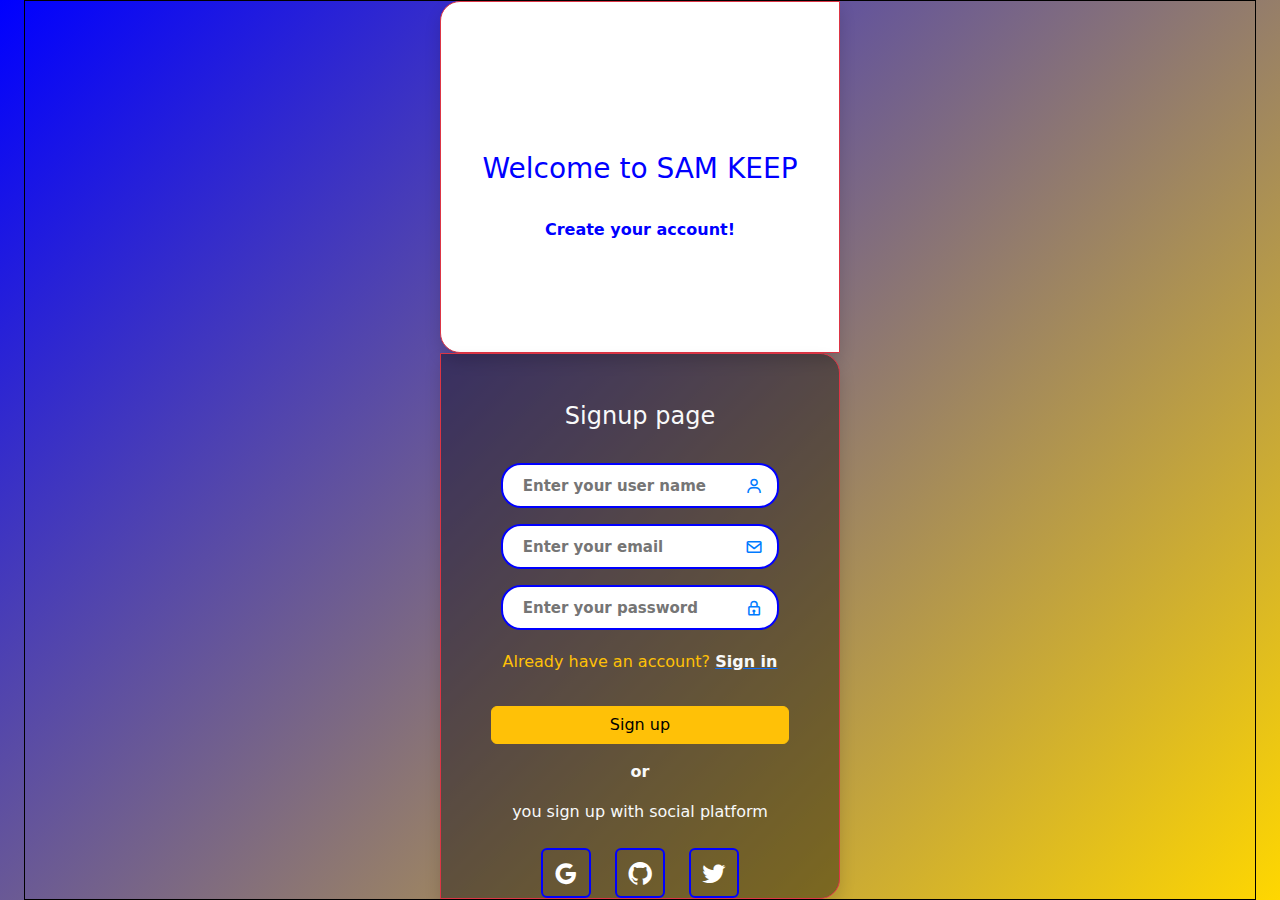
<file: index.html>
<!DOCTYPE html>
<html lang="en">
<head>
    <meta charset="UTF-8">
    <meta name="viewport" content="width=device-width, initial-scale=1.0">
    <title>Document</title>
    <link rel="stylesheet" href="style.css">
    <link rel="stylesheet" href="bootstrap.css">
    <link href='https://unpkg.com/boxicons@2.1.4/css/boxicons.min.css' rel='stylesheet'>
 
</head>
<body >
  <div class=" w-100 d-flex flex-column justify-content-center align-items-center vh-100 ms-4 me-4 mt-5 mb-5 border border-black">
    <div class="bg border border-danger  text-center shadow"><h1 class="fs-3 word1  ">Welcome to SAM KEEP</h1>
      <!-- <p class="pt-lg-5 pt-0 fst-italic  px-5  fw-bold word1">where you can add note, add image, and perform other function. </p> -->
      <p class="fw-bold pt-lg-4 pt-0 fs-6 ">Create your account!</p>
    </div>

      <div class="bg2 border border-danger   text-center shadow pt-lg-5 pt-4">
  <h1 class="text-light pb-4 fs-4">Signup page</h1>
  <div class="input-icon-container mb-3">
    <input type="text" placeholder="Enter your user name" id="name" />
    <i class='bx bx-user bxi'></i>
  </div>
  <div class="input-icon-container mb-3">
    <input type="email" placeholder="Enter your email" id="email" />
    <i class='bx bx-envelope bxi'></i>
  </div>
  <div class="input-icon-container mb-3"> 
    <input type="password" placeholder="Enter your password" id="password" />
    <i class='bx bx-lock bxi'></i>
  </div>


      <p class="text-warning pt-lg- pt-1 word2">Already have an account? <a href="signin.html"> <span class="text-light fw-bold">Sign in</span></a></p>
      <button class="mt-lg-3 mt-0 btn btn-warning w-75 " onclick="signUp()"> Sign up</button> 
      <p class="text-light mt-3 fs-6 fw-bold">or</p>
      <p class="text-light word2">you sign up with social platform </p>
      <div class=" mt-lg-4 mt-0 d-flex justify-content-center align-items-center gap-4 fs-3 mt-4">
        <div>
          <i class='bx bxl-google' id="b"  ></i>
        </div>
        <div>
          <i class='bx bxl-github' id="b"  ></i>
        </div>
        <div>
          <i class='bx bxl-twitter' id="b"  ></i>
        </div>
      </div>  
    </div>
  </div>
  
</body>
<script type="module" src="script.js"></script>
</html>
</file>
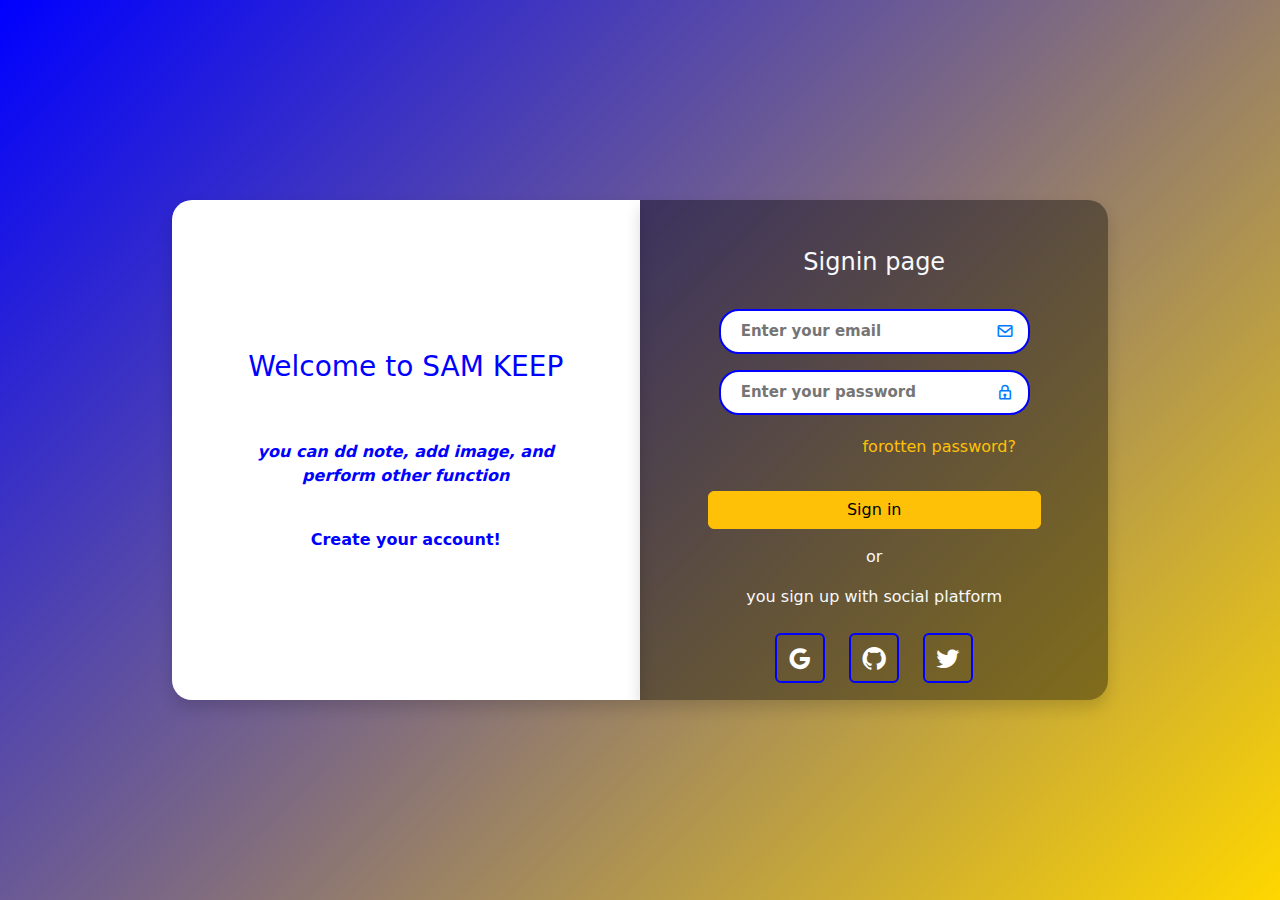
<file: signin.html>
<!DOCTYPE html>
<html lang="en">
<head>
    <meta charset="UTF-8">
    <meta name="viewport" content="width=device-width, initial-scale=1.0">
    <title>Document</title>
    <link rel="stylesheet" href="signin.css">
    <link rel="stylesheet" href="bootstrap.css">
    <link href='https://unpkg.com/boxicons@2.1.4/css/boxicons.min.css' rel='stylesheet'>
 
</head>
<body>
  <div class="row justify-content-center align-items-center vh-100 ms-4 me-4 mt-5 mb-5">
    <div class="bg col-lg-6  col-md-8 col-sm-8 text-center shadow"><h1 class="fs-3 word1  ">Welcome to SAM KEEP</h1>
      <p class="pt-lg-5 pt-0 fst-italic  px-5  fw-bold word1">you can dd note, add image, and perform other function </p>
      <p class="fw-bold pt-lg-4 pt-0 fs-6 ">Create your account!</p>
    </div>

      <div class="bg2 col-lg-6  col-md-8 col-sm-8  text-center shadow pt-lg-5 pt-4">
  <h1 class="text-light pb-4 fs-4">Signin page</h1>
  <div class="input-icon-container mb-3">
    <input type="email" placeholder="Enter your email" />
    <i class='bx bx-envelope bxi'></i>
  </div>
  <div class="input-icon-container mb-3">
    <input type="password" placeholder="Enter your password" />  
    <i class='bx bx-lock bxi'></i>
  </div>


      <p class="text-warning pt-lg- pt-1" style="padding-left: 130px;">forotten password?</p>
      <a href="dashboard.html"><button class="mt-lg-3 mt-0 btn btn-warning w-75 ">Sign in</button></a>
      <p class="text-light mt-3">or</p>
      <p class="text-light">you sign up with social platform </p>
      <div class=" mt-lg-4 mt-0 d-flex justify-content-center align-items-center gap-4 fs-3 mt-4">
        <div>
          <i class='bx bxl-google' id="b"  ></i>
        </div>
        <div>
          <i class='bx bxl-github' id="b"  ></i>
        </div>
        <div>
          <i class='bx bxl-twitter' id="b"  ></i>
        </div>
      </div>  
    </div>
  </div>
</body>
</html>
</file>
<file: style.css>
* {
  margin: 0;
  padding: 0;
  box-sizing: border-box;
}

body {
  background: linear-gradient(135deg, blue, gold);
  height: 100vh;
  display: flex;
  overflow-y: hidden;
  justify-content: center;
  align-items: center;
}

input {
  width: 70%;
  height: 45px;
  border: none;
  border: 2px solid blue;
  font-weight: 600;
  border-radius: 20px;
  padding-left: 20px;
}

.bg {
  background-color: rgb(255, 255, 255);
  height: 600px;
  padding-top: 150px;
  font-size: 20px;
  color: blue;
  border-radius: 20px 0 0 20px;
  width: 400px;
}

.bg2 {
  background-color: rgba(0, 0, 0, 0.39);
  height: 600px;
  border-radius: 0 20px 20px 0;
  width: 400px;
}

.w-100.d-flex {
  display: flex;
  flex-direction: row;
  height: 100vh;
  align-items: stretch;
}

.bg,
.bg2 {
  width: 400px;
  height: 600px;
}

.bxi {
  position: absolute;
  right: 620px;
  padding-top: 10px;
  font-size: 20px;
}

#b {
  border: 2px solid blue;
  width: 50px;
  height: 50px;
  border-radius: 12%;
  padding-top: 10px;
  color: white;
}

::placeholder {
  font-size: 15px;
}

.word1 {
  font-size: 16px;
}




/* @media (max-width: 900px) {
  .bg, .bg2 {
    width: 100% !important;
    min-width: 0 !important;
    max-width: 100% !important;
  }
}

@media (max-width: 992px) {
  .bg{height: 150px;
      border-radius:  20px 20px 0 0;
      padding-top: 20px;
      margin-bottom:-160px;
  } 
  
  .bg2 {
    height: 550px;
    padding-top: 40px;
    font-size: 18px;
    border-radius: 0 0 20px 20px;
    margin-bottom: 0px;
  }
  input {
    width: 60%;
    font-size: 16px;
  }
} */

@media (max-width: 768px) {

  .bg,
  .bg2 {
    width: 100%;
    border-radius: 20px 20px 0 0;
    margin-bottom: 0;
    height: auto;
    padding-top: 30px;
  }

  .bg2 {
    border-radius: 0 0 20px 20px;
    margin-top: 0;
    height: 520px;
  }

  .w-100.d-flex {
    flex-direction: column;
    height: auto;
    min-height: 100vh;
  }

  .bg {
    height: 120px;
    border-radius: 20px 20px 0 0;
    /* margin-bottom: px !important; */
  }

  input {
    width: 100%;
    font-size: 15px;
  }
}


@media (max-width: 576px) {

  .bg,
  .bg2 {
    width: 100% !important;
    border-radius: 20px 20px 0 0 !important;
    margin-bottom: 0 !important;
    /* height: auto !important; */
    padding-top: 30px !important;
  }

  .bg2 {
    border-radius: 0 0 20px 20px !important;
    margin-top: 0 !important;
    height: 520px;
  }

  .w-100.d-flex {
    flex-direction: column !important;
    height: auto !important;
    min-height: 100vh;
  }

  .bg {
    height: 150px;
    border-radius: 20px 20px 0 0;
    margin-bottom: -150px;
  }

  /* .bg2 {
    height: 560px;
    padding-top: 20px;
    font-size: 16px;
    border-radius: 0 0 20px 20px;
    margin-bottom: 0px;
  } */
  input {
    width: 100%;
    font-size: 15px;
  }

  .bxi {
    right: 20px;
    font-size: 18px;
  }

  .input-icon-container .bxi {
    right: 10px;
    font-size: 18px;
  }
}


@media (max-width: 370px) {
  .bg {
    font-size: 8px;
    padding-top: 20px;
    height: 180px;
    margin-bottom: -160px;
  }

  .word1 {
    font-size: 14px;
  }

  .word2 {
    font-size: 14px;
  }

  .bg2 {
    font-size: 10px;
    padding-top: 10px;
    height: 520px;
    margin-bottom: 0px;
  }

  input {
    font-size: 50px;
  }

  .input-icon-container .bxi {
    right: 6px;
    font-size: 16px;
  }

}

.input-icon-container {
  position: relative;
  width: 70%;
  display: flex;
  align-items: center;
  justify-content: center;
  margin: 0 auto;
  font-size: 15px;
}

.input-icon-container input {
  width: 100%;
  padding-right: 40px;
  box-sizing: border-box;
}


.input-icon-container .bxi {
  position: absolute;
  right: 16px;
  top: 50%;
  transform: translateY(-50%);
  font-size: 18px;
  color: #007bff;
  pointer-events: none;
}

.bxi {
  position: static;
  right: auto;
  padding-top: 0;
  font-size: inherit;
}

svg {
  width: 40px;
  transform-origin: center;
  animation: rotate4 2s linear infinite;
  display: none;
}

circle {
  fill: none;
  stroke: white;
  stroke-width: 5;
  stroke-dasharray: 1, 200;
  stroke-dashoffset: 0;
  stroke-linecap: round;
  animation: dash4 1.5s ease-in-out infinite;
}

@keyframes rotate4 {
  100% {
    transform: rotate(360deg);
  }
}

@keyframes dash4 {
  0% {
    stroke-dasharray: 1, 200;
    stroke-dashoffset: 0;
  }

  50% {
    stroke-dasharray: 90, 200;
    stroke-dashoffset: -35px;
  }

  100% {
    stroke-dashoffset: -125px;
  }
}
</file>
<file: signin.css>
* {
  margin: 0;
  padding: 0;
  box-sizing: border-box;
}

body {
  background: linear-gradient(135deg, blue, gold);
  height: 100vh;
  display: flex;
  overflow-y: hidden;
  justify-content: center;
  align-items: center;
}

input {
  width: 70%;
  height: 45px;
  border: none;
  border: 2px solid blue;
  font-weight: 600;
  border-radius: 20px;
  padding-left: 20px;
}

.bg {
  background-color: rgb(255, 255, 255);
  height: 600px;
  padding-top: 150px;
  font-size: 20px;
  color: blue;
  border-radius: 20px 0 0 20px;
  width: 400px;
}

.bg2 {
  background-color: rgba(0, 0, 0, 0.39);
  height: 600px;
  border-radius: 0 20px 20px 0;
  width: 400px;
}

.w-100.d-flex {
  display: flex;
  flex-direction: row;
  height: 100vh;
  align-items: stretch;
}

.bg,
.bg2 {
  width: 400px;
  height: 500px;
}

.bxi {
  position: absolute;
  right: 620px;
  padding-top: 10px;
  font-size: 20px;
}

#b {
  border: 2px solid blue;
  width: 50px;
  height: 50px;
  border-radius: 12%;
  padding-top: 10px;
  color: white;
}

::placeholder {
  font-size: 15px;
}

.word1 {
  font-size: 16px;
}




/* @media (max-width: 900px) {
  .bg, .bg2 {
    width: 100% !important;
    min-width: 0 !important;
    max-width: 100% !important;
  }
}

@media (max-width: 992px) {
  .bg{height: 150px;
      border-radius:  20px 20px 0 0;
      padding-top: 20px;
      margin-bottom:-160px;
  } 
  
  .bg2 {
    height: 550px;
    padding-top: 40px;
    font-size: 18px;
    border-radius: 0 0 20px 20px;
    margin-bottom: 0px;
  }
  input {
    width: 60%;
    font-size: 16px;
  }
} */

@media (max-width: 768px) {

  .bg,
  .bg2 {
    width: 100%;
    border-radius: 20px 20px 0 0;
    margin-bottom: 0;
    height: auto;
    padding-top: 30px;
  }

  .bg2 {
    border-radius: 0 0 20px 20px;
    margin-top: 0;
    height: 450px;
  }

  .w-100.d-flex {
    flex-direction: column;
    height: auto;
    min-height: 100vh;
  }

  .bg {
    height: 120px;
    border-radius: 20px 20px 0 0;
    /* margin-bottom: px !important; */
  }

  input {
    width: 100%;
    font-size: 15px;
  }
}


@media (max-width: 576px) {

  .bg,
  .bg2 {
    width: 100% !important;
    border-radius: 20px 20px 0 0 !important;
    margin-bottom: 0 !important;
    /* height: auto !important; */
    padding-top: 30px !important;
  }

  .bg2 {
    border-radius: 0 0 20px 20px !important;
    margin-top: 0 !important;
    height: 470px;
  }

  .w-100.d-flex {
    flex-direction: column !important;
    height: auto !important;
    min-height: 100vh;
  }

  .bg {
    height: 120px;
    border-radius: 20px 20px 0 0;
    margin-bottom: -150px;
  }

  /* .bg2 {
    height: 560px;
    padding-top: 20px;
    font-size: 16px;
    border-radius: 0 0 20px 20px;
    margin-bottom: 0px;
  } */
  input {
    width: 100%;
    font-size: 15px;
  }

  .bxi {
    right: 20px;
    font-size: 18px;
  }

  .input-icon-container .bxi {
    right: 10px;
    font-size: 18px;
  }
}


@media (max-width: 370px) {
  .bg {
    font-size: 8px;
    padding-top: 20px;
    height: 180px;
    margin-bottom: -160px;
  }

  .word1 {
    font-size: 14px;
  }

  .word2 {
    font-size: 14px;
  }

  .bg2 {
    font-size: 10px;
    padding-top: 10px;
    height: 520px;
    margin-bottom: 0px;
  }

  input {
    font-size: 50px;
  }

  .input-icon-container .bxi {
    right: 6px;
    font-size: 16px;
  }

}

.input-icon-container {
  position: relative;
  width: 70%;
  display: flex;
  align-items: center;
  justify-content: center;
  margin: 0 auto;
  font-size: 15px;
}

.input-icon-container input {
  width: 100%;
  padding-right: 40px;
  box-sizing: border-box;
}


.input-icon-container .bxi {
  position: absolute;
  right: 16px;
  top: 50%;
  transform: translateY(-50%);
  font-size: 18px;
  color: #007bff;
  pointer-events: none;
}

.bxi {
  position: static;
  right: auto;
  padding-top: 0;
  font-size: inherit;
}

svg {
  width: 40px;
  transform-origin: center;
  animation: rotate4 2s linear infinite;
  display: none;
}

circle {
  fill: none;
  stroke: black;
  stroke-width: 5;
  stroke-dasharray: 1, 200;
  stroke-dashoffset: 0;
  stroke-linecap: round;
  animation: dash4 1.5s ease-in-out infinite;
}

@keyframes rotate4 {
  100% {
    transform: rotate(360deg);
  }
}

@keyframes dash4 {
  0% {
    stroke-dasharray: 1, 200;
    stroke-dashoffset: 0;
  }

  50% {
    stroke-dasharray: 90, 200;
    stroke-dashoffset: -35px;
  }

  100% {
    stroke-dashoffset: -125px;
  }
}
</file>
